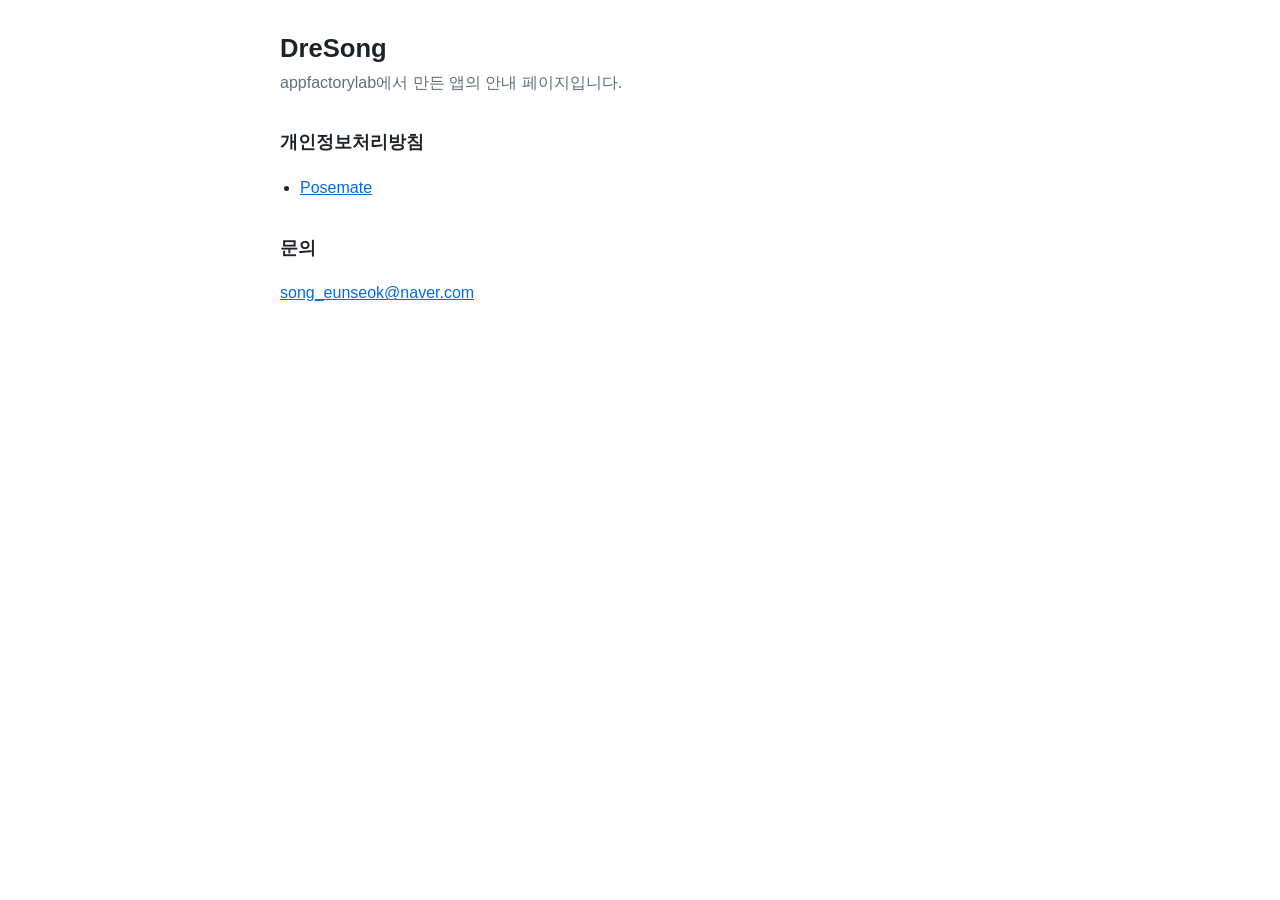
<file: index.html>
<!doctype html>
<html lang="ko">
<head>
<meta charset="utf-8">
<meta name="viewport" content="width=device-width, initial-scale=1">
<title>DreSong 앱</title>
<link rel="stylesheet" href="style.css">
</head>
<body>
<main>
<h1>DreSong</h1>
<p class="meta">appfactorylab에서 만든 앱의 안내 페이지입니다.</p>
<h2>개인정보처리방침</h2>
<ul>
  <li><a href="privacy/posemate/">Posemate</a></li>
</ul>
<h2>문의</h2>
<p><a href="mailto:song_eunseok@naver.com">song_eunseok@naver.com</a></p>
</main>
</body>
</html>
</file>
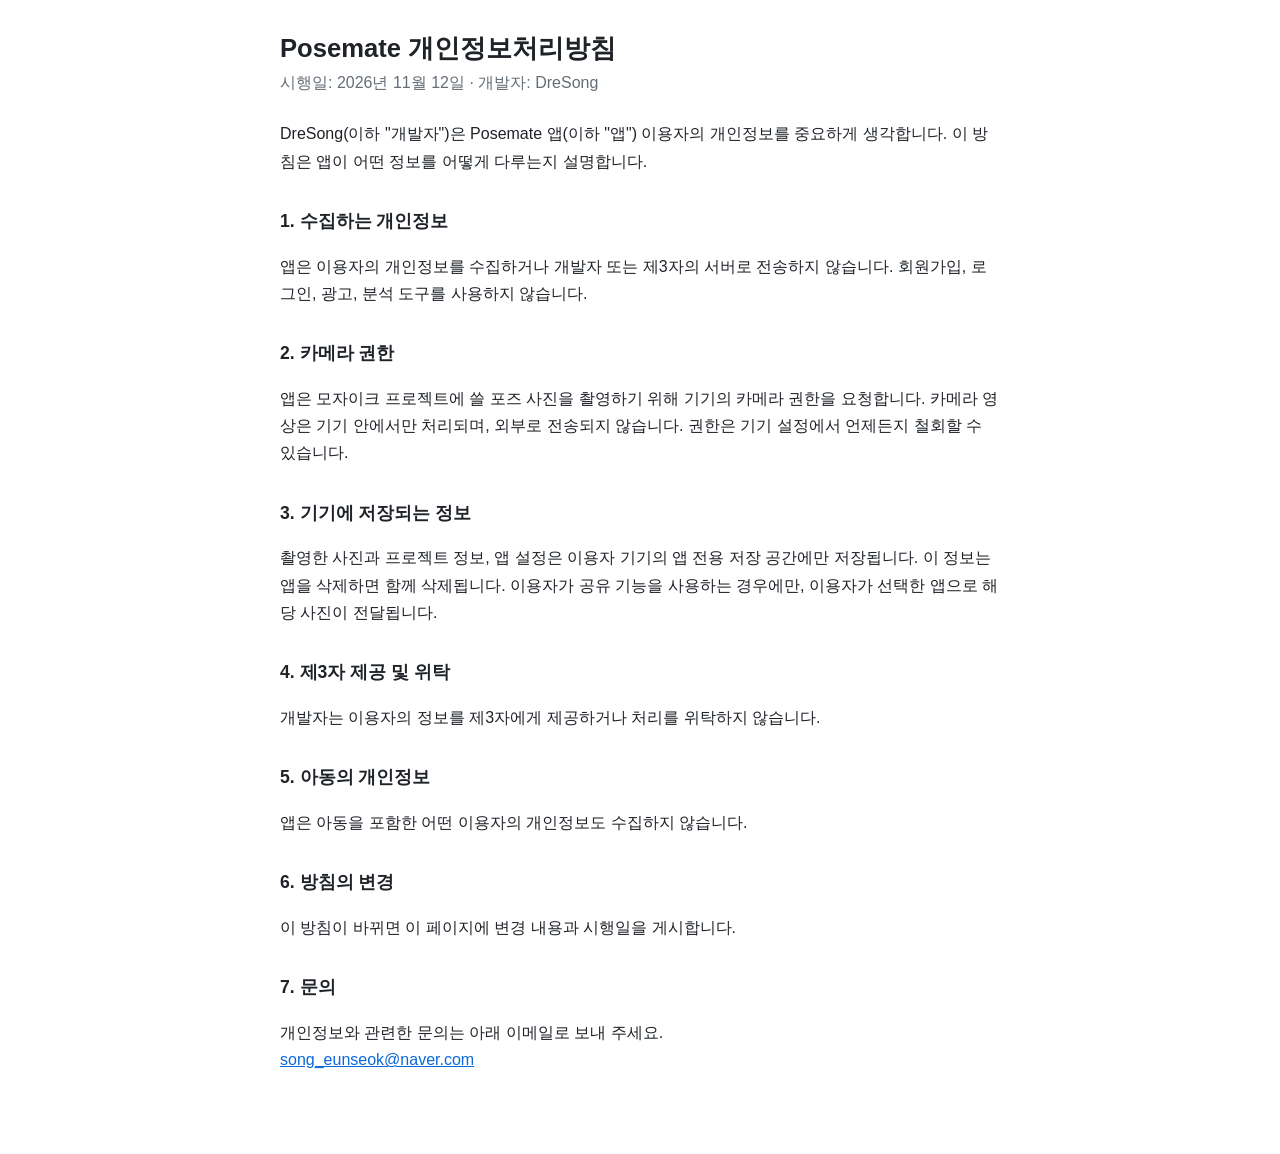
<file: privacy/posemate/index.html>
<!doctype html>
<html lang="ko">
<head>
<meta charset="utf-8">
<meta name="viewport" content="width=device-width, initial-scale=1">
<title>Posemate 개인정보처리방침</title>
<link rel="stylesheet" href="../../style.css">
</head>
<body>
<main>
<h1>Posemate 개인정보처리방침</h1>
<p class="meta">시행일: 2026년 11월 12일 · 개발자: DreSong</p>

<p>DreSong(이하 "개발자")은 Posemate 앱(이하 "앱") 이용자의 개인정보를 중요하게 생각합니다. 이 방침은 앱이 어떤 정보를 어떻게 다루는지 설명합니다.</p>

<h2>1. 수집하는 개인정보</h2>
<p>앱은 이용자의 개인정보를 수집하거나 개발자 또는 제3자의 서버로 전송하지 않습니다. 회원가입, 로그인, 광고, 분석 도구를 사용하지 않습니다.</p>

<h2>2. 카메라 권한</h2>
<p>앱은 모자이크 프로젝트에 쓸 포즈 사진을 촬영하기 위해 기기의 카메라 권한을 요청합니다. 카메라 영상은 기기 안에서만 처리되며, 외부로 전송되지 않습니다. 권한은 기기 설정에서 언제든지 철회할 수 있습니다.</p>

<h2>3. 기기에 저장되는 정보</h2>
<p>촬영한 사진과 프로젝트 정보, 앱 설정은 이용자 기기의 앱 전용 저장 공간에만 저장됩니다. 이 정보는 앱을 삭제하면 함께 삭제됩니다. 이용자가 공유 기능을 사용하는 경우에만, 이용자가 선택한 앱으로 해당 사진이 전달됩니다.</p>

<h2>4. 제3자 제공 및 위탁</h2>
<p>개발자는 이용자의 정보를 제3자에게 제공하거나 처리를 위탁하지 않습니다.</p>

<h2>5. 아동의 개인정보</h2>
<p>앱은 아동을 포함한 어떤 이용자의 개인정보도 수집하지 않습니다.</p>

<h2>6. 방침의 변경</h2>
<p>이 방침이 바뀌면 이 페이지에 변경 내용과 시행일을 게시합니다.</p>

<h2>7. 문의</h2>
<p>개인정보와 관련한 문의는 아래 이메일로 보내 주세요.<br>
<a href="mailto:song_eunseok@naver.com">song_eunseok@naver.com</a></p>
</main>
</body>
</html>
</file>
<file: style.css>
:root { --fg: #1f2328; --muted: #656d76; --bg: #ffffff; --link: #0969da; }
@media (prefers-color-scheme: dark) {
  :root { --fg: #e6edf3; --muted: #9198a1; --bg: #0d1117; --link: #4493f8; }
}
body { margin: 0; background: var(--bg); color: var(--fg);
  font: 16px/1.7 -apple-system, "Apple SD Gothic Neo", "Malgun Gothic", "Noto Sans KR", sans-serif; }
main { max-width: 720px; margin: 0 auto; padding: 32px 16px 64px; }
h1 { font-size: 1.6rem; line-height: 1.3; margin: 0 0 4px; }
h2 { font-size: 1.1rem; margin: 32px 0 8px; }
.meta { color: var(--muted); margin: 0 0 24px; }
a { color: var(--link); }
ul { padding-left: 20px; }
</file>
